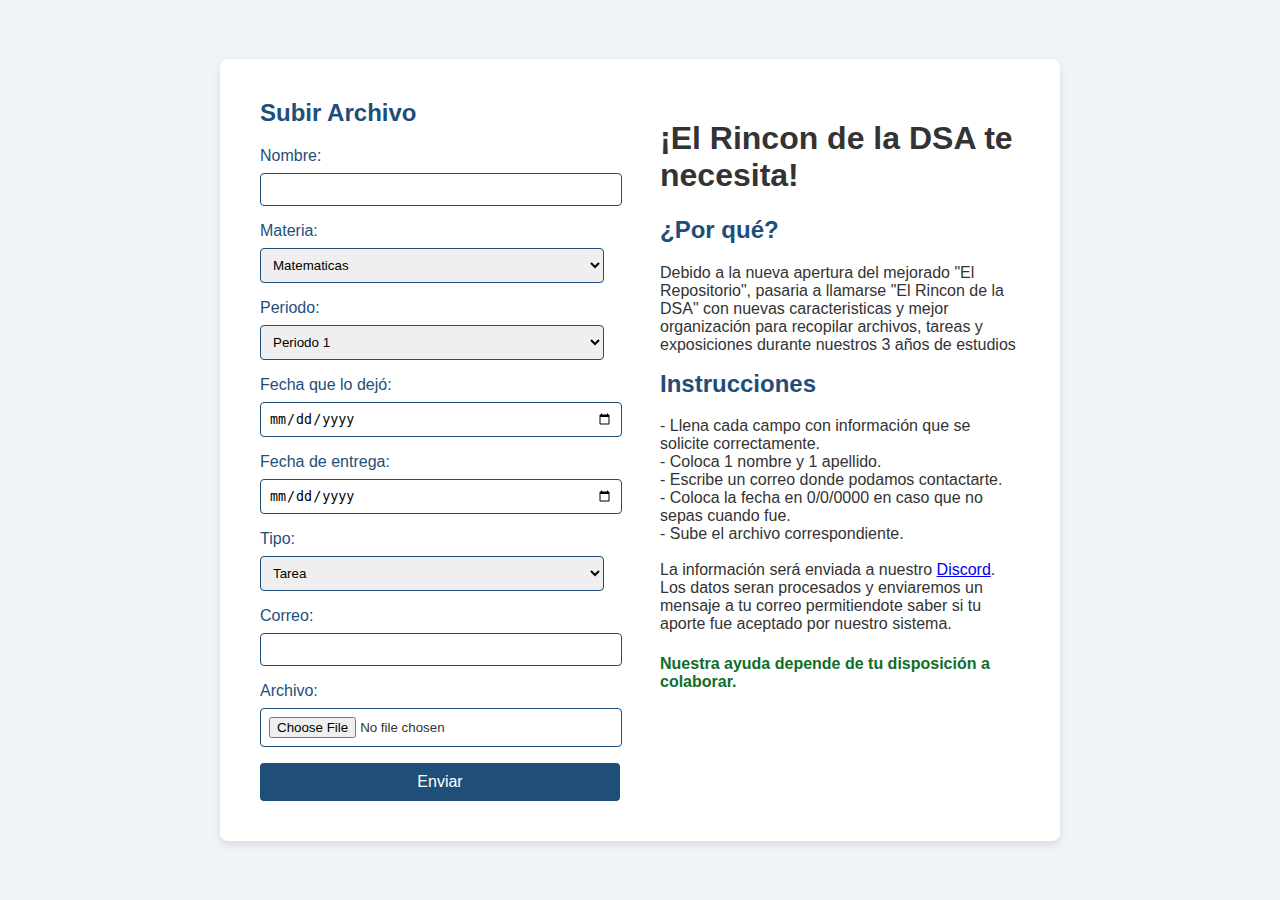
<file: index.html>
<!DOCTYPE html>
<html lang="es">
<head>
    <meta charset="UTF-8">
    <meta name="viewport" content="width=device-width, initial-scale=1.0">
    <title>Subir Archivos -  ERDSA</title>

</head>
<body>

    <style>
        body {
    font-family: Arial, sans-serif;
    background-color: #f0f4f8;
    color: #333;
    display: flex;
    justify-content: center;
    align-items: center;
    height: 100vh;
    margin: 0;
}

.container {
    display: flex;
    background-color: #ffffff;
    border-radius: 8px;
    box-shadow: 0 4px 8px rgba(0, 0, 0, 0.1);
    padding: 20px;
    width: 800px;
    max-width: 90%;
}

.form-container, .instru {
    width: 50%;
    padding: 20px;
}

h2 {
    color: #1f4e79;
    margin-top: 0;
}

label {
    display: block;
    margin-bottom: 8px;
    color: #1f4e79;
}

input, select {
    width: calc(100% - 16px);
    padding: 8px;
    margin-bottom: 16px;
    border: 1px solid #1f4e79;
    border-radius: 4px;
}

button {
    width: 100%;
    padding: 10px;
    background-color: #1f4e79;
    border: none;
    border-radius: 4px;
    color: #fff;
    font-size: 16px;
    cursor: pointer;
}

button:hover {
    background-color: #163d59;
}

.instructions-container p {
    line-height: 1.6;
    color: #555;

}


/* Responsive Styles */
@media (max-width: 768px) {
    body {
        margin-top: 15rem;
    }
            .form-container, .instru {
                width: 100%;
            }

    .rdsa {
        font-size: 20px;
    }
    .instru h2{
        font-size: 20px;
    }
    .instru p {
        font-size: 13px;
    }
        }

    </style>
    
    <div class="container">
        
        <div class="form-container">
           
          
            <form id="uploadForm">
                <h2>Subir Archivo</h2>
                
                <label for="nombre">Nombre:</label>
                <input type="text" id="nombre" name="nombre" required>

                <label for="materia">Materia:</label>
                <select id="materia" name="materia" required>
                    <option value="matematicas">Matematicas</option>
                    <option value="modulo">Modulo</option>
                    <option value="sociales">Sociales</option>
                    <option value="ciencias">Ciencias</option>
                    <option value="lenguaje">Lenguaje</option>
                    <option value="ingles">Ingles</option>
                    <option value="muci">MUCI</option>
                    <option value="informatica">Informatica</option>
                </select>

                <label for="periodo">Periodo:</label>
                <select id="periodo" name="periodo" required>
                    <option value="periodo 1">Periodo 1</option>
                    <option value="periodo 2">Periodo 2</option>
                    <option value="periodo 3">Periodo 3</option>
                    <option value="periodo 4">Periodo 4</option>
               
                </select>
                
                <label for="fechaDejo">Fecha que lo dejó:</label>
                <input type="date" id="fechaDejo" name="fechaDejo" required>

                <label for="fechaEntrega">Fecha de entrega:</label>
                <input type="date" id="fechaEntrega" name="fechaEntrega" required>

                <label for="tipo">Tipo:</label>
                <select id="tipo" name="tipo" required>
                    <option value="tarea">Tarea</option>
                    <option value="exposicion">Exposición</option>
                </select>

                <label for="correo">Correo:</label>
                <input type="email" id="correo" name="correo" required>

                <label for="archivo">Archivo:</label>
                <input type="file" id="archivo" name="archivo" required>

                <button type="submit">Enviar</button>
            </form>
        </div>
        <div class="instru">
            <h1 class="rdsa">¡El Rincon de la DSA te necesita!</h1>
            <h2>¿Por qué?</h2>
            <p>Debido a la nueva apertura del mejorado "El Repositorio", pasaria a llamarse "El Rincon de la DSA"
                con nuevas caracteristicas y mejor organización para recopilar archivos, tareas y exposiciones durante nuestros 3 años de estudios
                
            </p>
            <h2>Instrucciones</h2>
            <p>
            - Llena cada campo con información que se solicite correctamente.<br>
            - Coloca 1 nombre y 1 apellido. <br>
            - Escribe un correo donde podamos contactarte. <br>
            - Coloca la fecha en 0/0/0000 en caso que no sepas cuando fue. <br>
            - Sube el archivo correspondiente. <br> <br>
            La información será enviada a nuestro <a href="https://discord.gg/QG9K2TEzTp">Discord</a>.<br>
            Los datos seran procesados y enviaremos un mensaje a tu correo permitiendote saber si tu aporte fue aceptado por nuestro sistema.
               </p>
               <h4> <span style="color: rgb(16, 110, 40);">Nuestra ayuda depende de tu disposición a colaborar.</span></h4>
        </div>
    </div>
    <script src="script.js"></script>
</body>
</html>
</file>
